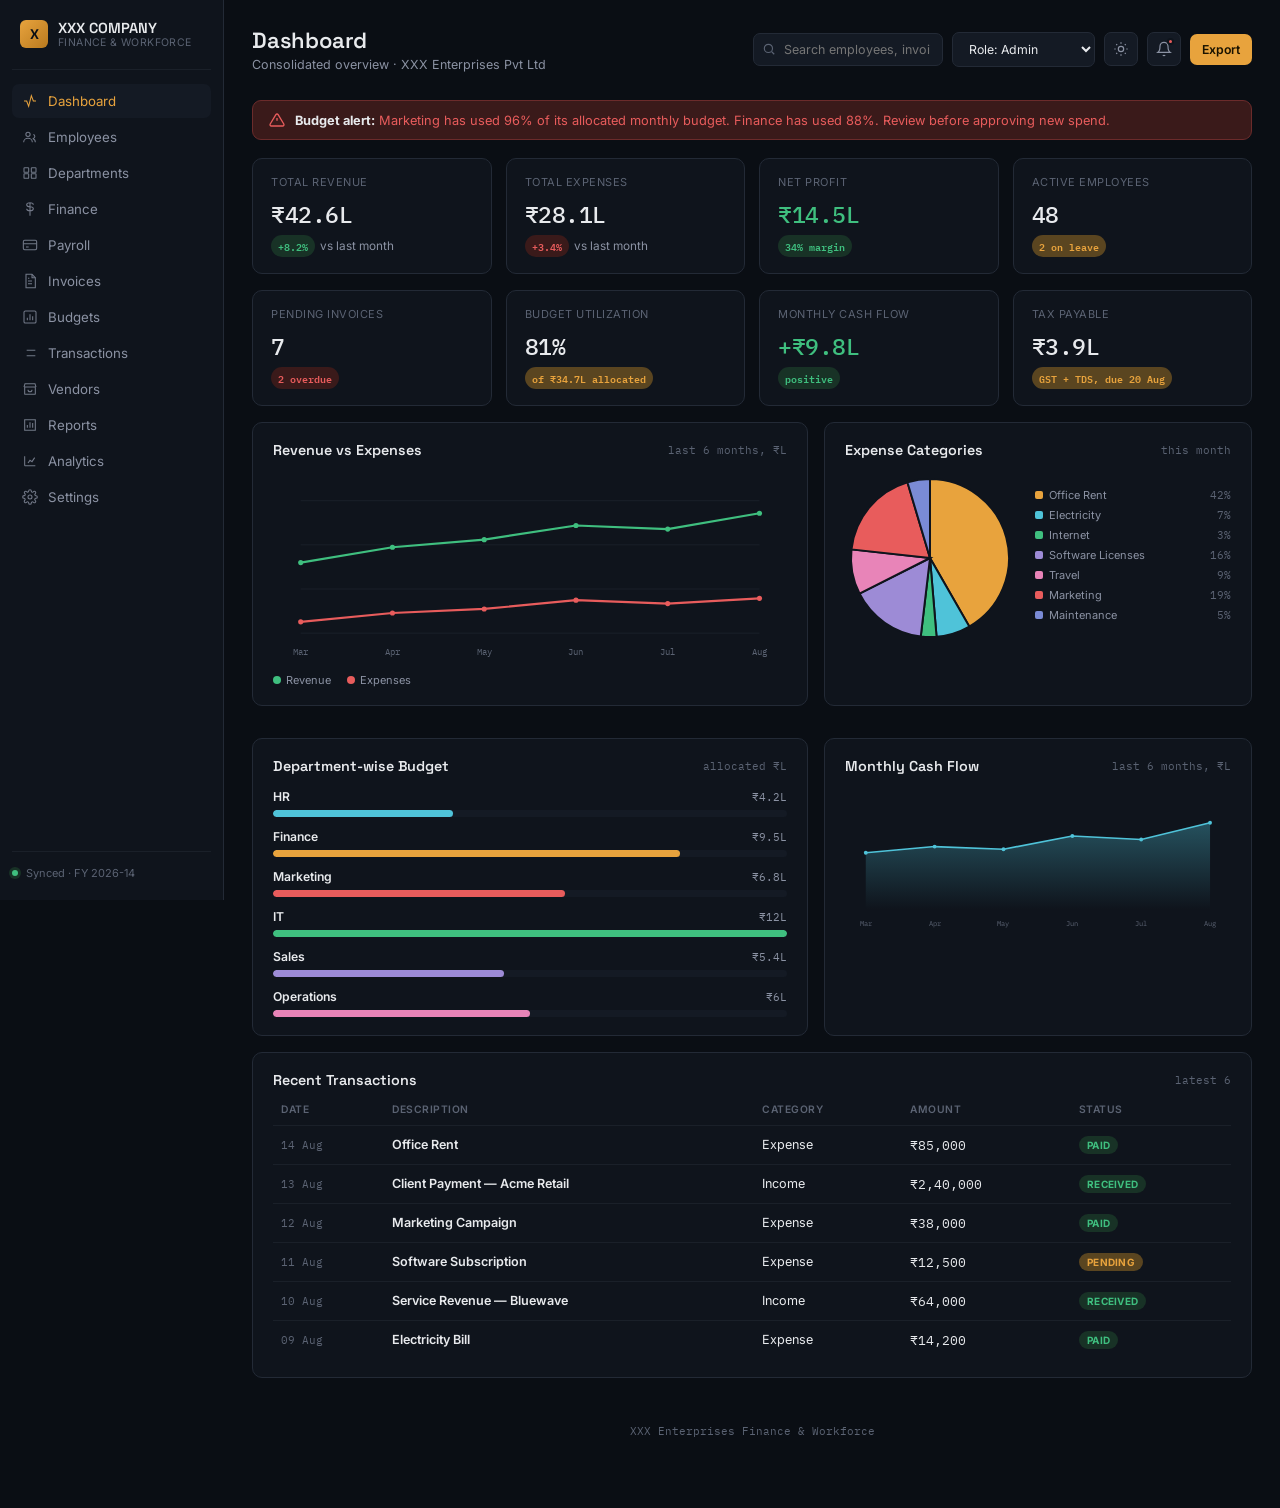
<file: index.html>
<!DOCTYPE html>
<html lang="en">
<head>
<meta charset="UTF-8">
<meta name="viewport" content="width=device-width, initial-scale=1.0">
<title>Finance Tracker</title>
<link rel="preconnect" href="https://fonts.googleapis.com">
<link href="https://fonts.googleapis.com/css2?family=Space+Grotesk:wght@400;500;600;700&family=Inter:wght@400;500;600;700&family=IBM+Plex+Mono:wght@400;500;600&display=swap" rel="stylesheet">
  <link rel="stylesheet" href="style.css">
</head>
<body>

<div class="shell">
  <aside class="sidebar">
    <div class="brand">
      <div class="brand-mark">X</div>
      <div class="brand-text"><strong>XXX COMPANY </strong><span>Finance & Workforce</span></div>
    </div>
    <nav id="navList">
      <div class="nav-item active" data-page="dashboard"><svg viewBox="0 0 24 24" fill="none" stroke="currentColor" stroke-width="1.6"><path d="M3 12h4l3 8 4-16 3 8h4"/></svg>Dashboard</div>
      <div class="nav-item" data-page="employees"><svg viewBox="0 0 24 24" fill="none" stroke="currentColor" stroke-width="1.6"><circle cx="9" cy="8" r="3.2"/><path d="M2.5 20c0-3.5 3-6 6.5-6s6.5 2.5 6.5 6M17 8.2a3 3 0 010 5.8M20 20c0-2.7-1.8-4.9-4-5.7"/></svg>Employees</div>
      <div class="nav-item" data-page="departments"><svg viewBox="0 0 24 24" fill="none" stroke="currentColor" stroke-width="1.6"><rect x="3" y="4" width="7" height="7" rx="1"/><rect x="14" y="4" width="7" height="7" rx="1"/><rect x="3" y="13" width="7" height="7" rx="1"/><rect x="14" y="13" width="7" height="7" rx="1"/></svg>Departments</div>
      <div class="nav-item" data-page="finance"><svg viewBox="0 0 24 24" fill="none" stroke="currentColor" stroke-width="1.6"><path d="M12 2v20M17 5.5c0-1.9-2.2-3-5-3s-5 1.4-5 3 2.2 3 5 3 5 1.1 5 3-2.2 3-5 3-5-1.1-5-3"/></svg>Finance</div>
      <div class="nav-item" data-page="payroll"><svg viewBox="0 0 24 24" fill="none" stroke="currentColor" stroke-width="1.6"><rect x="2" y="5" width="20" height="14" rx="2"/><path d="M2 10h20M6 15h4"/></svg>Payroll</div>
      <div class="nav-item" data-page="invoices"><svg viewBox="0 0 24 24" fill="none" stroke="currentColor" stroke-width="1.6"><path d="M6 2h9l5 5v15H6z"/><path d="M15 2v5h5M9 12h6M9 16h6M9 8h2"/></svg>Invoices</div>
      <div class="nav-item" data-page="budgets"><svg viewBox="0 0 24 24" fill="none" stroke="currentColor" stroke-width="1.6"><rect x="3" y="3" width="18" height="18" rx="2"/><path d="M8 13v4M12 8v9M16 11v6"/></svg>Budgets</div>
      <div class="nav-item" data-page="transactions"><svg viewBox="0 0 24 24" fill="none" stroke="currentColor" stroke-width="1.6"><path d="M7 8h13M7 16h13M3 8h.01M3 16h.01"/></svg>Transactions</div>
      <div class="nav-item" data-page="vendors"><svg viewBox="0 0 24 24" fill="none" stroke="currentColor" stroke-width="1.6"><path d="M3 9l1.5-5h15L21 9M4 9h16v10a1 1 0 01-1 1H5a1 1 0 01-1-1V9zM9 13a3 3 0 006 0"/></svg>Vendors</div>
      <div class="nav-item" data-page="reports"><svg viewBox="0 0 24 24" fill="none" stroke="currentColor" stroke-width="1.6"><path d="M4 4h16v16H4z"/><path d="M8 16v-4M12 16V8M16 16v-7"/></svg>Reports</div>
      <div class="nav-item" data-page="analytics"><svg viewBox="0 0 24 24" fill="none" stroke="currentColor" stroke-width="1.6"><path d="M4 19V5M4 19h16M9 15l3-4 3 2 4-6"/></svg>Analytics</div>
      <div class="nav-item" data-page="settings"><svg viewBox="0 0 24 24" fill="none" stroke="currentColor" stroke-width="1.6"><circle cx="12" cy="12" r="3"/><path d="M19.4 15a1.7 1.7 0 00.3 1.9l.1.1a2 2 0 11-2.8 2.8l-.1-.1a1.7 1.7 0 00-1.9-.3 1.7 1.7 0 00-1 1.6V21a2 2 0 11-4 0v-.2a1.7 1.7 0 00-1-1.5 1.7 1.7 0 00-1.9.3l-.1.1a2 2 0 11-2.8-2.8l.1-.1a1.7 1.7 0 00.3-1.9 1.7 1.7 0 00-1.6-1H3a2 2 0 110-4h.2a1.7 1.7 0 001.5-1 1.7 1.7 0 00-.3-1.9l-.1-.1a2 2 0 112.8-2.8l.1.1a1.7 1.7 0 001.9.3H9a1.7 1.7 0 001-1.6V3a2 2 0 114 0v.2a1.7 1.7 0 001 1.5 1.7 1.7 0 001.9-.3l.1-.1a2 2 0 112.8 2.8l-.1.1a1.7 1.7 0 00-.3 1.9V9a1.7 1.7 0 001.6 1H21a2 2 0 110 4h-.2a1.7 1.7 0 00-1.5 1z"/></svg>Settings</div>
    </nav>
    <div class="sidebar-foot"><span class="dot-live"></span> Synced · FY 2026-14</div>
  </aside>

  <main>
    <div class="topbar">
      <div class="topbar-left">
        <h1 id="pageTitle">Dashboard</h1>
        <p id="pageSub">Consolidated overview · XXX Enterprises Pvt Ltd</p>
      </div>
      <div class="topbar-actions">
        <div class="search-box">
          <svg viewBox="0 0 24 24" fill="none" stroke="currentColor" stroke-width="2"><circle cx="11" cy="11" r="7"/><path d="M21 21l-4.3-4.3"/></svg>
          <input type="text" id="globalSearch" placeholder="Search employees, invoices...">
        </div>
        <select id="roleSelect">
          <option value="admin">Role: Admin</option>
          <option value="accountant">Role: Accountant</option>
          <option value="manager">Role: Manager</option>
        </select>
        <div class="icon-btn" id="themeToggle" title="Toggle dark / light">
          <svg viewBox="0 0 24 24" fill="none" stroke="currentColor" stroke-width="1.8" id="themeIcon"><circle cx="12" cy="12" r="4"/><path d="M12 2v2M12 20v2M4.9 4.9l1.4 1.4M17.7 17.7l1.4 1.4M2 12h2M20 12h2M4.9 19.1l1.4-1.4M17.7 6.3l1.4-1.4"/></svg>
        </div>
        <div class="dropdown">
          <div class="icon-btn" id="notifBtn"><svg viewBox="0 0 24 24" fill="none" stroke="currentColor" stroke-width="1.8"><path d="M18 8a6 6 0 10-12 0c0 7-3 9-3 9h18s-3-2-3-9"/><path d="M13.7 21a2 2 0 01-3.4 0"/></svg><span class="badge-dot"></span></div>
          <div class="dropdown-panel" id="notifPanel">
            <div class="dropdown-title">Notifications</div>
            <div class="notif-item"><span class="notif-dot risk"></span><div class="notif-text"><b>Budget alert</b><span>Marketing dept has used 96% of monthly budget</span></div></div>
            <div class="notif-item"><span class="notif-dot warn"></span><div class="notif-text"><b>Invoice overdue</b><span>INV-1003 · Orbit Logistics · ₹2,10,000</span></div></div>
            <div class="notif-item"><span class="notif-dot info"></span><div class="notif-text"><b>Payroll run scheduled</b><span>Aug salary run processes on 31 Aug</span></div></div>
            <div class="notif-item"><span class="notif-dot warn"></span><div class="notif-text"><b>Software license renewal</b><span>Due in 6 days · ₹32,000 estimated</span></div></div>
          </div>
        </div>
        <button class="btn-solid" onclick="window.print()">Export</button>
      </div>
    </div>

    <!-- ================= DASHBOARD ================= -->
    <section class="page active" id="page-dashboard">
      <div class="alert-banner">
        <svg viewBox="0 0 24 24" fill="none" stroke="currentColor" stroke-width="2"><path d="M12 9v4M12 17h.01M10.3 3.9L1.8 18a2 2 0 001.7 3h17a2 2 0 001.7-3L13.7 3.9a2 2 0 00-3.4 0z"/></svg>
        <span><b>Budget alert:</b> Marketing has used 96% of its allocated monthly budget. Finance has used 88%. Review before approving new spend.</span>
      </div>

      <div class="kpi-row">
        <div class="kpi-card"><div class="kpi-top">Total Revenue</div><div class="kpi-value">₹42.6L</div><div class="kpi-sub"><span class="chip pos">+8.2%</span> vs last month</div></div>
        <div class="kpi-card"><div class="kpi-top">Total Expenses</div><div class="kpi-value">₹28.1L</div><div class="kpi-sub"><span class="chip neg">+3.4%</span> vs last month</div></div>
        <div class="kpi-card"><div class="kpi-top">Net Profit</div><div class="kpi-value" style="color:var(--green)">₹14.5L</div><div class="kpi-sub"><span class="chip pos">34% margin</span></div></div>
        <div class="kpi-card"><div class="kpi-top">Active Employees</div><div class="kpi-value">48</div><div class="kpi-sub"><span class="chip neu">2 on leave</span></div></div>
      </div>
      <div class="kpi-row">
        <div class="kpi-card"><div class="kpi-top">Pending Invoices</div><div class="kpi-value">7</div><div class="kpi-sub"><span class="chip neg">2 overdue</span></div></div>
        <div class="kpi-card"><div class="kpi-top">Budget Utilization</div><div class="kpi-value">81%</div><div class="kpi-sub"><span class="chip neu">of ₹34.7L allocated</span></div></div>
        <div class="kpi-card"><div class="kpi-top">Monthly Cash Flow</div><div class="kpi-value" style="color:var(--green)">+₹9.8L</div><div class="kpi-sub"><span class="chip pos">positive</span></div></div>
        <div class="kpi-card"><div class="kpi-top">Tax Payable</div><div class="kpi-value">₹3.9L</div><div class="kpi-sub"><span class="chip neu">GST + TDS, due 20 Aug</span></div></div>
      </div>

      <div class="grid">
        <div class="card"><div class="card-head"><h2>Revenue vs Expenses</h2><span class="meta">last 6 months, ₹L</span></div><div id="chartRevExp"></div></div>
        <div class="card"><div class="card-head"><h2>Expense Categories</h2><span class="meta">this month</span></div><div id="chartExpPie"></div></div>
        <div class="card"><div class="card-head"><h2>Department-wise Budget</h2><span class="meta">allocated ₹L</span></div><div id="chartDeptBar"></div></div>
        <div class="card"><div class="card-head"><h2>Monthly Cash Flow</h2><span class="meta">last 6 months, ₹L</span></div><div id="chartCashArea"></div></div>
      </div>

      <div class="card">
        <div class="card-head"><h2>Recent Transactions</h2><span class="meta">latest 6</span></div>
        <div class="table-scroll"><table id="dashTxTable"><thead><tr><th>Date</th><th>Description</th><th>Category</th><th>Amount</th><th>Status</th></tr></thead><tbody></tbody></table></div>
      </div>
    </section>

    <!-- ================= EMPLOYEES ================= -->
    <section class="page" id="page-employees">
      <div class="table-toolbar">
        <div class="table-toolbar-left">
          <div class="search-box"><svg viewBox="0 0 24 24" fill="none" stroke="currentColor" stroke-width="2"><circle cx="11" cy="11" r="7"/><path d="M21 21l-4.3-4.3"/></svg><input type="text" id="empSearch" placeholder="Search employees..."></div>
          <select id="empDeptFilter"><option value="all">All Departments</option></select>
        </div>
        <button class="btn-ghost" onclick="exportTableCSV('empTable','employees.csv')">Export CSV</button>
      </div>
      <div class="card">
        <div class="table-scroll"><table id="empTable"><thead><tr><th>ID</th><th>Name</th><th>Department</th><th>Designation</th><th>Salary</th><th>Expense Claims</th><th>Status</th></tr></thead><tbody></tbody></table></div>
      </div>
    </section>

    <!-- ================= DEPARTMENTS ================= -->
    <section class="page" id="page-departments">
      <div class="tile-grid" id="deptTiles"></div>
    </section>

    <!-- ================= FINANCE (Expense + Income) ================= -->
    <section class="page" id="page-finance">
      <div class="tabs">
        <div class="tab active" data-tab="exp">Expense Management</div>
        <div class="tab" data-tab="inc">Income</div>
      </div>
      <div id="finance-exp">
        <div class="card"><div class="card-head"><h2>Expense Breakdown</h2><span class="meta">this month, ₹</span></div><div id="expenseBars"></div></div>
        <div class="card"><div class="table-scroll"><table><thead><tr><th>Category</th><th>Amount</th><th>% of Total</th><th>vs Last Month</th></tr></thead><tbody id="expenseTable"></tbody></table></div></div>
      </div>
      <div id="finance-inc" style="display:none">
        <div class="card"><div class="card-head"><h2>Income Sources</h2><span class="meta">this month, ₹</span></div><div id="incomeBars"></div></div>
        <div class="card"><div class="table-scroll"><table><thead><tr><th>Source</th><th>Amount</th><th>% of Total</th><th>vs Last Month</th></tr></thead><tbody id="incomeTable"></tbody></table></div></div>
      </div>
    </section>

    <!-- ================= PAYROLL ================= -->
    <section class="page" id="page-payroll">
      <div class="table-toolbar"><div></div><button class="btn-ghost" onclick="exportTableCSV('payrollTable','payroll.csv')">Export CSV</button></div>
      <div class="card">
        <div class="table-scroll"><table id="payrollTable"><thead><tr><th>Employee</th><th>Salary</th><th>Bonus</th><th>Tax</th><th>PF</th><th>Net Pay</th><th>Status</th></tr></thead><tbody></tbody></table></div>
      </div>
    </section>

    <!-- ================= INVOICES ================= -->
    <section class="page" id="page-invoices">
      <div class="table-toolbar">
        <div class="table-toolbar-left">
          <select id="invStatusFilter"><option value="all">All Statuses</option><option value="paid">Paid</option><option value="pending">Pending</option><option value="overdue">Overdue</option></select>
        </div>
        <button class="btn-ghost" onclick="exportTableCSV('invTable','invoices.csv')">Export CSV</button>
      </div>
      <div class="card">
        <div class="table-scroll"><table id="invTable"><thead><tr><th>Invoice No.</th><th>Client</th><th>Amount</th><th>Due Date</th><th>Status</th></tr></thead><tbody></tbody></table></div>
      </div>
    </section>

    <!-- ================= BUDGETS ================= -->
    <section class="page" id="page-budgets">
      <div class="card"><div class="card-head"><h2>Department Budgets</h2><span class="meta">FY 2026-27, ₹L</span></div><div id="budgetBars"></div></div>
      <div class="card">
        <div class="table-scroll"><table><thead><tr><th>Department</th><th>Allocated</th><th>Used</th><th>Remaining</th><th>Status</th></tr></thead><tbody id="budgetTable"></tbody></table></div>
      </div>
    </section>

    <!-- ================= TRANSACTIONS ================= -->
    <section class="page" id="page-transactions">
      <div class="table-toolbar">
        <div class="table-toolbar-left">
          <select id="txCategoryFilter"><option value="all">All Categories</option><option value="Income">Income</option><option value="Expense">Expense</option></select>
        </div>
        <button class="btn-ghost" onclick="exportTableCSV('txTable','transactions.csv')">Export CSV</button>
      </div>
      <div class="card">
        <div class="table-scroll"><table id="txTable"><thead><tr><th>Date</th><th>Description</th><th>Category</th><th>Amount</th><th>Method</th><th>Status</th></tr></thead><tbody></tbody></table></div>
      </div>
    </section>

    <!-- ================= VENDORS ================= -->
    <section class="page" id="page-vendors">
      <div class="card">
        <div class="table-scroll"><table><thead><tr><th>Vendor</th><th>Service</th><th>Contact</th><th>Outstanding Balance</th></tr></thead><tbody id="vendorTable"></tbody></table></div>
      </div>
    </section>

    <!-- ================= REPORTS ================= -->
    <section class="page" id="page-reports">
      <div class="grid3">
        <div class="tile"><div class="tile-head"><div><h3>Monthly Report</h3><div class="tile-sub">Aug 2026</div></div></div><p style="font-size:12px;color:var(--text-muted);margin-bottom:14px;">Revenue, expenses, payroll and cash position for the current month.</p><button class="btn-ghost" onclick="window.print()">Print / Save as PDF</button></div>
        <div class="tile"><div class="tile-head"><div><h3>Quarterly Report</h3><div class="tile-sub">Q2 FY26-27</div></div></div><p style="font-size:12px;color:var(--text-muted);margin-bottom:14px;">Consolidated performance across Apr–Jun with department breakdown.</p><button class="btn-ghost" onclick="window.print()">Print / Save as PDF</button></div>
        <div class="tile"><div class="tile-head"><div><h3>Annual Report</h3><div class="tile-sub">FY 2025-26</div></div></div><p style="font-size:12px;color:var(--text-muted);margin-bottom:14px;">Full-year statement including tax filings and audit summary.</p><button class="btn-ghost" onclick="window.print()">Print / Save as PDF</button></div>
      </div>
      <div class="card" style="margin-top:16px"><div class="card-head"><h2>Profit Trend</h2><span class="meta">last 6 months, ₹L</span></div><div id="chartProfitTrend"></div></div>
    </section>

    <!-- ================= ANALYTICS ================= -->
    <section class="page" id="page-analytics">
      <div class="grid">
        <div class="card"><div class="card-head"><h2>AI Finance Insights</h2><span class="meta">model: finance-copilot</span></div>
          <div class="insight-log">
            <div class="insight-item"><span class="insight-tag risk">Risk</span><div class="insight-text">Marketing spend is trending <b>18% above</b> its monthly run-rate; at this pace the department will exceed its FY budget by November.</div></div>
            <div class="insight-item"><span class="insight-tag watch">Watch</span><div class="insight-text"><b>2 invoices</b> totaling ₹2.55L are overdue by more than 10 days — average collection time has risen to 34 days.</div></div>
            <div class="insight-item"><span class="insight-tag info">Info</span><div class="insight-text">Net profit margin improved to <b>34%</b> this month, the strongest in the last two quarters, driven by service revenue growth.</div></div>
            <div class="insight-item"><span class="insight-tag watch">Watch</span><div class="insight-text">Software license renewals worth <b>₹32,000</b> are due within a week across IT and Marketing tools.</div></div>
          </div>
        </div>
        <div class="card"><div class="card-head"><h2>Payment Due Calendar</h2><span class="meta">August 2026</span></div>
          <div class="cal-grid" id="calGrid"></div>
          <div class="cal-legend"><span><span class="legend-dot"></span> Payment / invoice due</span></div>
        </div>
      </div>
      <div class="card"><div class="card-head"><h2>Profit Trend</h2><span class="meta">last 6 months, ₹L</span></div><div id="chartProfitTrend2"></div></div>
    </section>

    <!-- ================= SETTINGS ================= -->
    <section class="page" id="page-settings">
      <div class="card">
        <div class="card-head"><h2>Company Profile</h2></div>
        <div class="form-grid">
          <div class="field"><label>Company Name</label><input type="text" value="XXX Enterprises Pvt Ltd"></div>
          <div class="field"><label>GSTIN</label><input type="text" value="XXXXXXXXXXXXX"></div>
          <div class="field"><label>Registered Address</label><input type="text" value="XXXXXXXXXXXXX"></div>
          <div class="field"><label>Primary Contact Email</label><input type="text" value="XXXXXXXXXXXX@gmail.com"></div>
        </div>
      </div>
      <div class="card">
        <div class="card-head"><h2>Financial Settings</h2></div>
        <div class="form-grid">
          <div class="field"><label>Currency</label><select><option>INR — Indian Rupee (₹)</option><option>USD — US Dollar ($)</option><option>EUR — Euro (€)</option><option>GBP — British Pound (£)</option></select></div>
          <div class="field"><label>Tax Rate (GST %)</label><input type="text" value="18"></div>
          <div class="field"><label>Financial Year</label><select><option>April 2026 – March 2027</option><option>April 2025 – March 2026</option></select></div>
          <div class="field"><label>TDS Applicable</label><select><option>Yes</option><option>No</option></select></div>
        </div>
      </div>
      <div class="card">
        <div class="card-head"><h2>Access & Preferences</h2></div>
        <div class="form-grid">
          <div class="field"><label>Current Role</label><select disabled id="settingsRoleShow"><option>Admin</option></select></div>
          <div class="field"><label>Theme</label><select id="settingsTheme"><option value="dark">Dark</option><option value="light">Light</option></select></div>
        </div>
      </div>
      <button class="btn-solid">Save changes</button>
    </section>

    <footer>XXX Enterprises Finance & Workforce </footer>
  </main>
</div>

<script>
/* ================= DATA ================= */
const employees = [
  {id:'EMP001', name:'Aarav Sharma', dept:'IT', desig:'Senior Developer', salary:75000, claims:3200, status:'Active'},
  {id:'EMP002', name:'Priya Mehta', dept:'HR', desig:'HR Manager', salary:62000, claims:1800, status:'Active'},
  {id:'EMP003', name:'Rahul Verma', dept:'Finance', desig:'Financial Analyst', salary:85000, claims:4600, status:'Active'},
  {id:'EMP004', name:'Sneha Gupta', dept:'Marketing', desig:'Marketing Lead', salary:68000, claims:2100, status:'Active'},
  {id:'EMP005', name:'Karan Malhotra', dept:'Sales', desig:'Sales Executive', salary:58000, claims:1200, status:'Active'},
  {id:'EMP006', name:'Ananya Iyer', dept:'Operations', desig:'Operations Manager', salary:71000, claims:900, status:'On Leave'},
  {id:'EMP007', name:'Vikram Nair', dept:'IT', desig:'QA Engineer', salary:64000, claims:1500, status:'Active'},
  {id:'EMP008', name:'Divya Reddy', dept:'Finance', desig:'Accountant', salary:56000, claims:800, status:'Active'},
  {id:'EMP009', name:'Rohan Kapoor', dept:'Sales', desig:'Sales Manager', salary:79000, claims:2600, status:'Active'},
  {id:'EMP010', name:'Neha Joshi', dept:'HR', desig:'Recruiter', salary:49000, claims:600, status:'Inactive'},
];

const departments = [
  {name:'HR', head:'Priya Mehta', count:6, budget:4.2, used:68, color:'var(--cyan)'},
  {name:'Finance', head:'Rahul Verma', count:8, budget:9.5, used:88, color:'var(--amber)'},
  {name:'Marketing', head:'Sneha Gupta', count:7, budget:6.8, used:96, color:'var(--red)'},
  {name:'IT', head:'Aarav Sharma', count:11, budget:12.0, used:74, color:'var(--green)'},
  {name:'Sales', head:'Rohan Kapoor', count:9, budget:5.4, used:61, color:'var(--violet)'},
  {name:'Operations', head:'Ananya Iyer', count:7, budget:6.0, used:70, color:'#e884b8'},
];

const expenses = [
  {cat:'Office Rent', amt:85000, chg:0}, {cat:'Electricity', amt:14200, chg:6.2},
  {cat:'Internet', amt:6500, chg:0}, {cat:'Software Licenses', amt:32000, chg:12.4},
  {cat:'Travel', amt:18700, chg:-4.1}, {cat:'Marketing', amt:38000, chg:9.8},
  {cat:'Maintenance', amt:9400, chg:2.0},
];

const incomes = [
  {src:'Client Payments', amt:240000, chg:8.4}, {src:'Product Sales', amt:96000, chg:5.1},
  {src:'Service Revenue', amt:64000, chg:14.2}, {src:'Investments', amt:22000, chg:-2.3},
];

const invoices = [
  {no:'INV-1001', client:'Acme Retail Pvt Ltd', amt:120000, due:'20 Aug 2026', status:'Paid'},
  {no:'INV-1002', client:'Nimbus Textiles', amt:85500, due:'18 Aug 2026', status:'Pending'},
  {no:'INV-1003', client:'Orbit Logistics', amt:210000, due:'05 Aug 2026', status:'Overdue'},
  {no:'INV-1004', client:'Bluewave Technologies', amt:64000, due:'25 Aug 2026', status:'Pending'},
  {no:'INV-1005', client:'Studio Craft & Co.', amt:45000, due:'30 Jul 2026', status:'Overdue'},
  {no:'INV-1006', client:'Sunrise Foods Ltd', amt:132000, due:'22 Aug 2026', status:'Paid'},
  {no:'INV-1007', client:'Pinnacle Consulting', amt:58000, due:'27 Aug 2026', status:'Pending'},
];

const transactions = [
  {date:'14 Aug', desc:'Office Rent', cat:'Expense', amt:85000, method:'Bank Transfer', status:'Paid'},
  {date:'13 Aug', desc:'Client Payment — Acme Retail', cat:'Income', amt:240000, method:'NEFT', status:'Received'},
  {date:'12 Aug', desc:'Marketing Campaign', cat:'Expense', amt:38000, method:'Card', status:'Paid'},
  {date:'11 Aug', desc:'Software Subscription', cat:'Expense', amt:12500, method:'Auto-debit', status:'Pending'},
  {date:'10 Aug', desc:'Service Revenue — Bluewave', cat:'Income', amt:64000, method:'UPI', status:'Received'},
  {date:'09 Aug', desc:'Electricity Bill', cat:'Expense', amt:14200, method:'Auto-debit', status:'Paid'},
  {date:'08 Aug', desc:'Product Sale — Sunrise Foods', cat:'Income', amt:96000, method:'NEFT', status:'Received'},
  {date:'07 Aug', desc:'Travel Reimbursement', cat:'Expense', amt:18700, method:'Bank Transfer', status:'Paid'},
];

const vendors = [
  {name:'PowerGrid Utilities', service:'Electricity Supply', contact:'billing@powergrid.example', outstanding:14200},
  {name:'CloudNet Solutions', service:'Internet & Networking', contact:'accounts@cloudnet.example', outstanding:0},
  {name:'Zenith Software Co.', service:'Software Licensing', contact:'sales@zenith.example', outstanding:32000},
  {name:'BlueSky Realty', service:'Office Rent', contact:'admin@bluesky.example', outstanding:0},
  {name:'Swift Logistics', service:'Courier & Freight', contact:'ops@swiftlog.example', outstanding:9600},
  {name:'FixIt Facilities', service:'Maintenance & Repairs', contact:'support@fixit.example', outstanding:4400},
];

const revExpSeries = {labels:['Mar','Apr','May','Jun','Jul','Aug'], revenue:[34.2,36.8,38.1,40.5,39.9,42.6], expense:[24.1,25.6,26.3,27.8,27.2,28.1]};
const cashFlowSeries = [6.4, 7.1, 6.8, 8.3, 7.9, 9.8];
const profitTrendSeries = [10.1, 11.2, 11.8, 12.7, 12.6, 14.5];

/* ================= HELPERS ================= */
const inr = n => '₹' + Number(n).toLocaleString('en-IN');
const statusClass = s => s.toLowerCase().replace(' ', '');

function exportTableCSV(tableId, filename){
  const table = document.getElementById(tableId);
  let csv = [];
  table.querySelectorAll('tr').forEach(row=>{
    const cols = Array.from(row.querySelectorAll('th,td')).map(c=>'"'+c.innerText.replace(/"/g,'""')+'"');
    csv.push(cols.join(','));
  });
  const blob = new Blob([csv.join('\n')], {type:'text/csv'});
  const url = URL.createObjectURL(blob);
  const a = document.createElement('a');
  a.href = url; a.download = filename; a.click();
  URL.revokeObjectURL(url);
}

/* ================= CHART BUILDERS (pure SVG) ================= */
function multiLineChart(seriesList, labels, w=520, h=190){
  const pad = 28;
  const allVals = seriesList.flatMap(s=>s.data);
  const min = Math.min(...allVals)*0.92, max = Math.max(...allVals)*1.05;
  const range = max-min || 1;
  const stepX = (w - pad*2) / (labels.length-1);
  let svg = `<svg viewBox="0 0 ${w} ${h}" width="100%" style="overflow:visible">`;
  // gridlines
  for(let i=0;i<4;i++){
    const y = pad + i*((h-pad*2)/3);
    svg += `<line x1="${pad}" y1="${y}" x2="${w-pad}" y2="${y}" stroke="var(--hairline-soft)" stroke-width="1"/>`;
  }
  seriesList.forEach(s=>{
    const pts = s.data.map((v,i)=>{
      const x = pad + i*stepX;
      const y = h - pad - ((v-min)/range)*(h-pad*2);
      return `${x.toFixed(1)},${y.toFixed(1)}`;
    });
    svg += `<polyline points="${pts.join(' ')}" fill="none" stroke="${s.color}" stroke-width="2.2" stroke-linejoin="round" stroke-linecap="round"/>`;
    pts.forEach(p=>{ const [x,y]=p.split(','); svg += `<circle cx="${x}" cy="${y}" r="2.6" fill="${s.color}"/>`; });
  });
  labels.forEach((l,i)=>{
    const x = pad + i*stepX;
    svg += `<text x="${x}" y="${h-6}" font-size="9.5" fill="var(--text-dim)" text-anchor="middle" font-family="IBM Plex Mono, monospace">${l}</text>`;
  });
  svg += `</svg>`;
  return svg;
}

function areaChart(data, labels, color, w=520, h=190){
  const pad = 28;
  const min = 0, max = Math.max(...data)*1.15;
  const range = max-min || 1;
  const stepX = (w - pad*2) / (data.length-1);
  const pts = data.map((v,i)=>{
    const x = pad + i*stepX;
    const y = h - pad - ((v-min)/range)*(h-pad*2);
    return [x,y];
  });
  const linePts = pts.map(p=>p.join(',')).join(' ');
  const areaPts = `${pad},${h-pad} ` + linePts + ` ${pad+(data.length-1)*stepX},${h-pad}`;
  let svg = `<svg viewBox="0 0 ${w} ${h}" width="100%" style="overflow:visible">
    <defs><linearGradient id="areaGrad" x1="0" y1="0" x2="0" y2="1">
      <stop offset="0%" stop-color="${color}" stop-opacity="0.35"/>
      <stop offset="100%" stop-color="${color}" stop-opacity="0"/>
    </linearGradient></defs>
    <polygon points="${areaPts}" fill="url(#areaGrad)"/>
    <polyline points="${linePts}" fill="none" stroke="${color}" stroke-width="2.2" stroke-linejoin="round" stroke-linecap="round"/>`;
  pts.forEach(p=> svg += `<circle cx="${p[0]}" cy="${p[1]}" r="2.6" fill="${color}"/>`);
  labels.forEach((l,i)=>{
    svg += `<text x="${pad+i*stepX}" y="${h-6}" font-size="9.5" fill="var(--text-dim)" text-anchor="middle" font-family="IBM Plex Mono, monospace">${l}</text>`;
  });
  svg += `</svg>`;
  return svg;
}

function barChartH(data, w=520){
  // data: [{label, value, color}]
  const max = Math.max(...data.map(d=>d.value));
  return `<div style="display:flex;flex-direction:column;gap:12px">` + data.map(d=>`
    <div class="bar-row" style="margin-bottom:0">
      <div class="bar-label"><span>${d.label}</span><span>₹${d.value}L</span></div>
      <div class="bar-track"><div class="bar-fill" style="width:${(d.value/max*100).toFixed(1)}%;background:${d.color}"></div></div>
    </div>`).join('') + `</div>`;
}

function pieChart(data, size=170){
  const total = data.reduce((a,b)=>a+b.value,0);
  let cumulative = 0;
  const r = size/2 - 6, cx = size/2, cy = size/2;
  let paths = '';
  data.forEach(d=>{
    const startAngle = (cumulative/total) * 2*Math.PI - Math.PI/2;
    cumulative += d.value;
    const endAngle = (cumulative/total) * 2*Math.PI - Math.PI/2;
    const x1 = cx + r*Math.cos(startAngle), y1 = cy + r*Math.sin(startAngle);
    const x2 = cx + r*Math.cos(endAngle), y2 = cy + r*Math.sin(endAngle);
    const largeArc = (endAngle-startAngle) > Math.PI ? 1 : 0;
    paths += `<path d="M${cx},${cy} L${x1.toFixed(2)},${y1.toFixed(2)} A${r},${r} 0 ${largeArc} 1 ${x2.toFixed(2)},${y2.toFixed(2)} Z" fill="${d.color}" stroke="var(--panel)" stroke-width="2"/>`;
  });
  const legend = data.map(d=>`<div style="display:flex;align-items:center;gap:6px;font-size:11px;color:var(--text-muted);margin-bottom:6px"><span style="width:8px;height:8px;border-radius:2px;background:${d.color};display:inline-block;flex-shrink:0"></span>${d.label} <span style="margin-left:auto;font-family:'IBM Plex Mono',monospace;color:var(--text-dim)">${(d.value/total*100).toFixed(0)}%</span></div>`).join('');
  return `<div style="display:flex;gap:20px;align-items:center;flex-wrap:wrap">
    <svg width="${size}" height="${size}" viewBox="0 0 ${size} ${size}">${paths}</svg>
    <div style="flex:1;min-width:140px">${legend}</div>
  </div>`;
}

/* ================= RENDER: DASHBOARD ================= */
function renderDashboardCharts(){
  document.getElementById('chartRevExp').innerHTML = multiLineChart(
    [{data:revExpSeries.revenue,color:'var(--green)'},{data:revExpSeries.expense,color:'var(--red)'}],
    revExpSeries.labels
  ) + `<div style="display:flex;gap:16px;margin-top:8px;font-size:11px;color:var(--text-muted)">
    <span style="display:flex;align-items:center;gap:5px"><span style="width:8px;height:8px;border-radius:50%;background:var(--green);display:inline-block"></span>Revenue</span>
    <span style="display:flex;align-items:center;gap:5px"><span style="width:8px;height:8px;border-radius:50%;background:var(--red);display:inline-block"></span>Expenses</span></div>`;

  document.getElementById('chartExpPie').innerHTML = pieChart(
    expenses.map((e,i)=>({label:e.cat, value:e.amt, color:['var(--amber)','var(--cyan)','var(--green)','var(--violet)','#e884b8','var(--red)','#7a8bd6'][i%7]}))
  );

  document.getElementById('chartDeptBar').innerHTML = barChartH(
    departments.map(d=>({label:d.name, value:d.budget, color:d.color}))
  );

  document.getElementById('chartCashArea').innerHTML = areaChart(cashFlowSeries, revExpSeries.labels, 'var(--cyan)');

  const body = document.getElementById('dashTxTable').querySelector('tbody');
  body.innerHTML = transactions.slice(0,6).map(t=>`
    <tr><td class="mono cell-dim">${t.date}</td><td class="cell-strong">${t.desc}</td><td>${t.cat}</td>
    <td class="mono">${inr(t.amt)}</td><td><span class="status-pill ${statusClass(t.status)}">${t.status}</span></td></tr>
  `).join('');
}

/* ================= RENDER: EMPLOYEES ================= */
function renderEmployees(){
  const deptFilter = document.getElementById('empDeptFilter');
  if(deptFilter.options.length===1){
    [...new Set(employees.map(e=>e.dept))].forEach(d=>{
      const opt = document.createElement('option'); opt.value=d; opt.textContent=d; deptFilter.appendChild(opt);
    });
  }
  const q = document.getElementById('empSearch').value.toLowerCase();
  const dept = deptFilter.value;
  const filtered = employees.filter(e =>
    (dept==='all' || e.dept===dept) &&
    (e.name.toLowerCase().includes(q) || e.id.toLowerCase().includes(q) || e.dept.toLowerCase().includes(q))
  );
  document.getElementById('empTable').querySelector('tbody').innerHTML = filtered.map(e=>`
    <tr><td class="mono cell-dim">${e.id}</td><td class="cell-strong">${e.name}</td><td>${e.dept}</td><td>${e.desig}</td>
    <td class="mono">${inr(e.salary)}</td><td class="mono">${inr(e.claims)}</td>
    <td><span class="status-pill ${statusClass(e.status)}">${e.status}</span></td></tr>
  `).join('') || `<tr><td colspan="7" style="color:var(--text-dim);padding:20px 8px">No employees match your search.</td></tr>`;
}
document.getElementById('empSearch').addEventListener('input', renderEmployees);
document.getElementById('empDeptFilter').addEventListener('change', renderEmployees);

/* ================= RENDER: DEPARTMENTS ================= */
function renderDepartments(){
  document.getElementById('deptTiles').innerHTML = departments.map(d=>`
    <div class="tile">
      <div class="tile-head">
        <div><h3>${d.name}</h3><div class="tile-sub">Head: ${d.head}</div></div>
        <div class="tile-icon" style="background:color-mix(in srgb, ${d.color} 20%, transparent)"><svg viewBox="0 0 24 24" fill="none" stroke="${d.color}" stroke-width="1.8"><rect x="3" y="4" width="18" height="16" rx="2"/><path d="M3 9h18"/></svg></div>
      </div>
      <div class="bar-row" style="margin-bottom:0">
        <div class="bar-label"><span>Budget Used</span><span>${d.used}%</span></div>
        <div class="bar-track"><div class="bar-fill" style="width:${d.used}%;background:${d.color}"></div></div>
      </div>
      <div class="tile-stats">
        <div>Headcount<b>${d.count}</b></div>
        <div>Budget<b>₹${d.budget}L</b></div>
      </div>
    </div>
  `).join('');
}

/* ================= RENDER: FINANCE (Expense/Income) ================= */
function renderFinance(){
  const expTotal = expenses.reduce((a,b)=>a+b.amt,0);
  document.getElementById('expenseBars').innerHTML = barChartH(
    expenses.map((e,i)=>({label:e.cat, value:(e.amt/1000).toFixed(1), color:['var(--amber)','var(--cyan)','var(--green)','var(--violet)','#e884b8','var(--red)','#7a8bd6'][i%7]})).map(d=>({...d,value:d.value}))
  ).replace(/₹([\d.]+)L/g, (m,v)=>'₹'+(v*1000).toLocaleString('en-IN'));
  document.getElementById('expenseTable').innerHTML = expenses.map(e=>`
    <tr><td class="cell-strong">${e.cat}</td><td class="mono">${inr(e.amt)}</td><td class="mono">${(e.amt/expTotal*100).toFixed(1)}%</td>
    <td class="mono ${e.chg>=0?'':''}" style="color:${e.chg>0?'var(--red)':e.chg<0?'var(--green)':'var(--text-muted)'}">${e.chg>0?'+':''}${e.chg}%</td></tr>
  `).join('');

  const incTotal = incomes.reduce((a,b)=>a+b.amt,0);
  document.getElementById('incomeBars').innerHTML = barChartH(
    incomes.map((e,i)=>({label:e.src, value:(e.amt/1000).toFixed(1), color:['var(--green)','var(--cyan)','var(--amber)','var(--violet)'][i%4]}))
  ).replace(/₹([\d.]+)L/g, (m,v)=>'₹'+(v*1000).toLocaleString('en-IN'));
  document.getElementById('incomeTable').innerHTML = incomes.map(e=>`
    <tr><td class="cell-strong">${e.src}</td><td class="mono">${inr(e.amt)}</td><td class="mono">${(e.amt/incTotal*100).toFixed(1)}%</td>
    <td class="mono" style="color:${e.chg>0?'var(--green)':e.chg<0?'var(--red)':'var(--text-muted)'}">${e.chg>0?'+':''}${e.chg}%</td></tr>
  `).join('');
}
document.querySelectorAll('#page-finance .tab').forEach(tab=>{
  tab.addEventListener('click', ()=>{
    document.querySelectorAll('#page-finance .tab').forEach(t=>t.classList.remove('active'));
    tab.classList.add('active');
    document.getElementById('finance-exp').style.display = tab.dataset.tab==='exp' ? 'block':'none';
    document.getElementById('finance-inc').style.display = tab.dataset.tab==='inc' ? 'block':'none';
  });
});

/* ================= RENDER: PAYROLL ================= */
function renderPayroll(){
  document.getElementById('payrollTable').querySelector('tbody').innerHTML = employees.map(e=>{
    const bonus = Math.round(e.salary*0.08);
    const tax = Math.round(e.salary*0.10);
    const pf = Math.round(e.salary*0.12);
    const net = e.salary + bonus - tax - pf;
    const status = e.status==='Inactive' ? 'Pending' : 'Paid';
    return `<tr><td class="cell-strong">${e.name} <span class="cell-dim">(${e.id})</span></td>
      <td class="mono">${inr(e.salary)}</td><td class="mono">${inr(bonus)}</td><td class="mono">${inr(tax)}</td>
      <td class="mono">${inr(pf)}</td><td class="mono cell-strong">${inr(net)}</td>
      <td><span class="status-pill ${statusClass(status)}">${status}</span></td></tr>`;
  }).join('');
}

/* ================= RENDER: INVOICES ================= */
function renderInvoices(){
  const filter = document.getElementById('invStatusFilter').value;
  const filtered = invoices.filter(i => filter==='all' || i.status.toLowerCase()===filter);
  document.getElementById('invTable').querySelector('tbody').innerHTML = filtered.map(i=>`
    <tr><td class="mono cell-dim">${i.no}</td><td class="cell-strong">${i.client}</td><td class="mono">${inr(i.amt)}</td>
    <td class="mono">${i.due}</td><td><span class="status-pill ${statusClass(i.status)}">${i.status}</span></td></tr>
  `).join('') || `<tr><td colspan="5" style="color:var(--text-dim);padding:20px 8px">No invoices in this status.</td></tr>`;
}
document.getElementById('invStatusFilter').addEventListener('change', renderInvoices);

/* ================= RENDER: BUDGETS ================= */
function renderBudgets(){
  document.getElementById('budgetBars').innerHTML = departments.map(d=>`
    <div class="bar-row">
      <div class="bar-label"><span>${d.name}</span><span>₹${(d.budget*d.used/100).toFixed(1)}L / ₹${d.budget}L</span></div>
      <div class="bar-track"><div class="bar-fill" style="width:${d.used}%;background:${d.used>90?'var(--red)':d.used>75?'var(--amber)':'var(--green)'}"></div></div>
    </div>
  `).join('');
  document.getElementById('budgetTable').innerHTML = departments.map(d=>{
    const used = (d.budget*d.used/100);
    const remaining = d.budget - used;
    const status = d.used>90 ? 'Overdue' : d.used>75 ? 'Pending' : 'Active';
    const label = d.used>90 ? 'Critical' : d.used>75 ? 'Near limit' : 'Healthy';
    return `<tr><td class="cell-strong">${d.name}</td><td class="mono">₹${d.budget}L</td><td class="mono">₹${used.toFixed(1)}L</td>
      <td class="mono">₹${remaining.toFixed(1)}L</td><td><span class="status-pill ${statusClass(status)}">${label}</span></td></tr>`;
  }).join('');
}

/* ================= RENDER: TRANSACTIONS ================= */
function renderTransactions(){
  const filter = document.getElementById('txCategoryFilter').value;
  const filtered = transactions.filter(t => filter==='all' || t.cat===filter);
  document.getElementById('txTable').querySelector('tbody').innerHTML = filtered.map(t=>`
    <tr><td class="mono cell-dim">${t.date}</td><td class="cell-strong">${t.desc}</td><td>${t.cat}</td>
    <td class="mono">${inr(t.amt)}</td><td>${t.method}</td><td><span class="status-pill ${statusClass(t.status)}">${t.status}</span></td></tr>
  `).join('');
}
document.getElementById('txCategoryFilter').addEventListener('change', renderTransactions);

/* ================= RENDER: VENDORS ================= */
function renderVendors(){
  document.getElementById('vendorTable').innerHTML = vendors.map(v=>`
    <tr><td class="cell-strong">${v.name}</td><td>${v.service}</td><td class="mono cell-dim">${v.contact}</td>
    <td class="mono" style="color:${v.outstanding>0?'var(--red)':'var(--green)'}">${v.outstanding>0?inr(v.outstanding):'Settled'}</td></tr>
  `).join('');
}

/* ================= RENDER: REPORTS / ANALYTICS CHARTS ================= */
function renderTrendCharts(){
  const svg = multiLineChart([{data:profitTrendSeries,color:'var(--amber)'}], revExpSeries.labels);
  document.getElementById('chartProfitTrend').innerHTML = svg;
  document.getElementById('chartProfitTrend2').innerHTML = svg;
}

/* ================= CALENDAR ================= */
function renderCalendar(){
  const dueDays = [5, 14, 18, 20, 22, 25, 27, 30];
  const today = 14;
  const firstDow = 6; // Aug 1 2026 is a Saturday -> index (0=Sun)
  const daysInMonth = 31;
  const grid = document.getElementById('calGrid');
  let html = ['S','M','T','W','T','F','S'].map(d=>`<div class="cal-dow">${d}</div>`).join('');
  for(let i=0;i<firstDow;i++) html += `<div class="cal-day empty"></div>`;
  for(let d=1; d<=daysInMonth; d++){
    let cls = 'cal-day';
    if(d===today) cls += ' today';
    if(dueDays.includes(d)) cls += ' due';
    html += `<div class="${cls}">${d}</div>`;
  }
  grid.innerHTML = html;
}

/* ================= NAVIGATION ================= */
const pageMeta = {
  dashboard:{title:'Dashboard', sub:'Consolidated overview · Meridian Enterprises Pvt Ltd'},
  employees:{title:'Employees', sub:'48 active employees across 6 departments'},
  departments:{title:'Departments', sub:'Headcount and budget by department'},
  finance:{title:'Finance', sub:'Expense management and income sources'},
  payroll:{title:'Payroll', sub:'Salary, bonus, tax and PF for current cycle'},
  invoices:{title:'Invoices', sub:'Client billing and payment status'},
  budgets:{title:'Budgets', sub:'Departmental budget allocation and usage'},
  transactions:{title:'Transactions', sub:'Full ledger of income and expenses'},
  vendors:{title:'Vendors', sub:'Vendor accounts and outstanding balances'},
  reports:{title:'Reports', sub:'Monthly, quarterly and annual statements'},
  analytics:{title:'Analytics', sub:'AI insights, trends and the payment calendar'},
  settings:{title:'Settings', sub:'Company profile, currency, tax and access'},
};

const restrictedByRole = {
  manager: ['payroll','settings'],
  accountant: ['settings'],
  admin: []
};

function goToPage(page){
  document.querySelectorAll('.nav-item').forEach(n=>n.classList.toggle('active', n.dataset.page===page));
  document.querySelectorAll('.page').forEach(p=>p.classList.toggle('active', p.id === 'page-'+page));
  document.getElementById('pageTitle').textContent = pageMeta[page].title;
  document.getElementById('pageSub').textContent = pageMeta[page].sub;
}

document.getElementById('navList').addEventListener('click', (e)=>{
  const item = e.target.closest('.nav-item');
  if(!item || item.classList.contains('locked')) return;
  goToPage(item.dataset.page);
});

/* ================= ROLE-BASED ACCESS ================= */
document.getElementById('roleSelect').addEventListener('change', (e)=>{
  const role = e.target.value;
  const restricted = restrictedByRole[role] || [];
  document.querySelectorAll('.nav-item').forEach(item=>{
    item.classList.toggle('locked', restricted.includes(item.dataset.page));
  });
  document.getElementById('settingsRoleShow').innerHTML = `<option>${role.charAt(0).toUpperCase()+role.slice(1)}</option>`;
  // if currently on a restricted page, bounce to dashboard
  const activePage = document.querySelector('.nav-item.active').dataset.page;
  if(restricted.includes(activePage)) goToPage('dashboard');
});

/* ================= THEME TOGGLE ================= */
function setTheme(mode){
  document.body.classList.toggle('light', mode==='light');
  document.getElementById('settingsTheme').value = mode;
  renderDashboardCharts(); renderDepartments(); renderFinance(); renderBudgets(); renderTrendCharts();
}
document.getElementById('themeToggle').addEventListener('click', ()=>{
  setTheme(document.body.classList.contains('light') ? 'dark' : 'light');
});
document.getElementById('settingsTheme').addEventListener('change', (e)=> setTheme(e.target.value));

/* ================= NOTIFICATIONS DROPDOWN ================= */
document.getElementById('notifBtn').addEventListener('click', (e)=>{
  e.stopPropagation();
  document.getElementById('notifPanel').classList.toggle('open');
});
document.addEventListener('click', ()=> document.getElementById('notifPanel').classList.remove('open'));

/* ================= GLOBAL SEARCH (routes to employees/invoices) ================= */
document.getElementById('globalSearch').addEventListener('keydown', (e)=>{
  if(e.key==='Enter' && e.target.value.trim()){
    goToPage('employees');
    document.getElementById('empSearch').value = e.target.value;
    renderEmployees();
  }
});

/* ================= INIT ================= */
renderDashboardCharts();
renderEmployees();
renderDepartments();
renderFinance();
renderPayroll();
renderInvoices();
renderBudgets();
renderTransactions();
renderVendors();
renderTrendCharts();
renderCalendar();
</script>
</body>
</html>
</file>
<file: style.css>
:root{
  --ink:#0A0E14; --panel:#0F141C; --panel-raised:#141A24;
  --hairline:#232A36; --hairline-soft:#1A2029;
  --text:#E8EAED; --text-muted:#8B92A3; --text-dim:#5B6373;
  --amber:#E8A33D; --amber-dim:#5A4520;
  --green:#3FBF7F; --green-dim:#183226;
  --red:#E85C5C; --red-dim:#3A1A1A;
  --cyan:#4FC3D9; --cyan-dim:#123138;
  --violet:#9d8bd6; --violet-dim:#251f42;
  --radius:10px;
  --font-display:'Space Grotesk', sans-serif;
  --font-body:'Inter', sans-serif;
  --font-mono:'IBM Plex Mono', monospace;
}

body.light{
  --ink:#F3F4F7; --panel:#FFFFFF; --panel-raised:#F6F7FA;
  --hairline:#E2E5EB; --hairline-soft:#EBEDF1;
  --text:#171A21; --text-muted:#5B6373; --text-dim:#8B92A3;
  --amber-dim:#FCEACB; --green-dim:#DCF5E7; --red-dim:#FBE1E1;
  --cyan-dim:#DCF3F7; --violet-dim:#E9E5F8;
}

*{
  margin:0;
  padding:0;
  box-sizing:border-box;
}

html{
  -webkit-font-smoothing:antialiased;
}

body{
  background:var(--ink);
  color:var(--text);
  font-family:var(--font-body);
  min-height:100vh;
  transition:background .2s,color .2s;
}

::selection{
  background:var(--amber-dim);
  color:var(--amber);
}

a{
  color:inherit;
  text-decoration:none;
}

button{
  font-family:inherit;
}

::-webkit-scrollbar{
  width:8px;
  height:8px;
}

::-webkit-scrollbar-thumb{
  background:var(--hairline);
  border-radius:8px;
}


/* ===== SHELL ===== */

.shell{
  display:grid;
  grid-template-columns:224px 1fr;
  min-height:100vh;
}


/* ===== SIDEBAR ===== */

.sidebar{
  background:var(--panel);
  border-right:1px solid var(--hairline);
  padding:20px 12px;
  display:flex;
  flex-direction:column;
  position:sticky;
  top:0;
  height:100vh;
  overflow-y:auto;
}

.brand{
  display:flex;
  align-items:center;
  gap:10px;
  padding:0 8px 20px 8px;
  border-bottom:1px solid var(--hairline-soft);
  margin-bottom:14px;
}

.brand-mark{
  width:28px;
  height:28px;
  border-radius:6px;
  background:linear-gradient(135deg,var(--amber),#b97a1f);
  display:flex;
  align-items:center;
  justify-content:center;
  font-family:var(--font-display);
  font-weight:700;
  font-size:14px;
  color:#0A0E14;
  flex-shrink:0;
}

.brand-text{
  display:flex;
  flex-direction:column;
  line-height:1.15;
}

.brand-text strong{
  font-family:var(--font-display);
  font-size:14.5px;
  font-weight:600;
}

.brand-text span{
  font-size:10.5px;
  color:var(--text-dim);
  letter-spacing:.4px;
  text-transform:uppercase;
}

nav{
  display:flex;
  flex-direction:column;
  gap:2px;
  flex:1;
}

.nav-item{
  display:flex;
  align-items:center;
  gap:10px;
  padding:9px 10px;
  border-radius:7px;
  font-size:13.3px;
  color:var(--text-muted);
  cursor:pointer;
  transition:background .15s,color .15s;
  user-select:none;
}

.nav-item svg{
  width:16px;
  height:16px;
  flex-shrink:0;
  opacity:.8;
}

.nav-item:hover{
  background:var(--panel-raised);
  color:var(--text);
}

.nav-item.active{
  background:var(--panel-raised);
  color:var(--amber);
}

.nav-item.active svg{
  opacity:1;
}

.nav-item.locked{
  opacity:.4;
  cursor:not-allowed;
}

.sidebar-foot{
  margin-top:10px;
  padding-top:14px;
  border-top:1px solid var(--hairline-soft);
  font-size:11px;
  color:var(--text-dim);
  display:flex;
  align-items:center;
  gap:8px;
}

.dot-live{
  width:6px;
  height:6px;
  border-radius:50%;
  background:var(--green);
  box-shadow:0 0 0 3px var(--green-dim);
  flex-shrink:0;
  animation:pulse 2s infinite;
}

@keyframes pulse{
  0%,100%{opacity:1;}
  50%{opacity:.4;}
}


/* ===== MAIN / TOPBAR ===== */

main{
  padding:20px 28px 60px;
  max-width:1420px;
}

.topbar{
  display:flex;
  justify-content:space-between;
  align-items:center;
  margin-bottom:22px;
  flex-wrap:wrap;
  gap:14px;
  position:sticky;
  top:0;
  background:var(--ink);
  z-index:20;
  padding:6px 0;
}

.topbar-left h1{
  font-family:var(--font-display);
  font-size:22px;
  font-weight:600;
  letter-spacing:-.2px;
}

.topbar-left p{
  color:var(--text-muted);
  font-size:12.5px;
  margin-top:3px;
}

.topbar-actions{
  display:flex;
  gap:9px;
  align-items:center;
  flex-wrap:wrap;
}

.search-box{
  position:relative;
}

.search-box input{
  background:var(--panel-raised);
  border:1px solid var(--hairline);
  color:var(--text);
  font-size:12.5px;
  padding:8px 12px 8px 30px;
  border-radius:7px;
  width:190px;
  font-family:var(--font-body);
}

.search-box svg{
  position:absolute;
  left:9px;
  top:50%;
  transform:translateY(-50%);
  width:14px;
  height:14px;
  color:var(--text-dim);
}

select,
.btn-ghost,
.btn-solid{
  background:var(--panel-raised);
  border:1px solid var(--hairline);
  color:var(--text);
  font-size:12.3px;
  font-family:var(--font-body);
  padding:8px 12px;
  border-radius:7px;
  cursor:pointer;
}

.btn-ghost{
  background:transparent;
  color:var(--text-muted);
  display:flex;
  align-items:center;
  gap:6px;
  transition:border-color .15s,color .15s;
}

.btn-ghost:hover{
  border-color:var(--amber);
  color:var(--amber);
}

.btn-solid{
  background:var(--amber);
  color:#1a1300;
  border:none;
  font-weight:600;
}

.icon-btn{
  width:34px;
  height:34px;
  border-radius:7px;
  background:var(--panel-raised);
  border:1px solid var(--hairline);
  display:flex;
  align-items:center;
  justify-content:center;
  cursor:pointer;
  color:var(--text-muted);
  position:relative;
  flex-shrink:0;
}

.icon-btn:hover{
  color:var(--amber);
  border-color:var(--amber);
}

.icon-btn svg{
  width:16px;
  height:16px;
}

.badge-dot{
  position:absolute;
  top:5px;
  right:6px;
  width:7px;
  height:7px;
  border-radius:50%;
  background:var(--red);
  border:2px solid var(--panel);
}


/* ===== DROPDOWN ===== */

.dropdown{
  position:relative;
}

.dropdown-panel{
  position:absolute;
  right:0;
  top:42px;
  width:290px;
  background:var(--panel);
  border:1px solid var(--hairline);
  border-radius:10px;
  padding:8px;
  display:none;
  z-index:50;
  box-shadow:0 10px 30px rgba(0,0,0,.4);
}

.dropdown-panel.open{
  display:block;
}

.dropdown-title{
  font-size:11px;
  text-transform:uppercase;
  letter-spacing:.5px;
  color:var(--text-dim);
  padding:6px 8px;
}

.notif-item{
  display:flex;
  gap:9px;
  padding:9px 8px;
  border-radius:7px;
  font-size:12.5px;
}

.notif-item:hover{
  background:var(--panel-raised);
}

.notif-dot{
  width:7px;
  height:7px;
  border-radius:50%;
  flex-shrink:0;
  margin-top:5px;
}

.notif-dot.risk{
  background:var(--red);
}

.notif-dot.warn{
  background:var(--amber);
}

.notif-dot.info{
  background:var(--cyan);
}

.notif-text b{
  display:block;
  color:var(--text);
  font-weight:600;
}

.notif-text span{
  color:var(--text-dim);
  font-size:11px;
}


/* ===== PAGES ===== */

.page{
  display:none;
}

.page.active{
  display:block;
  animation:fade .25s ease;
}

@keyframes fade{
  from{
    opacity:0;
    transform:translateY(4px);
  }

  to{
    opacity:1;
    transform:none;
  }
}


/* ===== ALERT BANNER ===== */

.alert-banner{
  display:flex;
  align-items:center;
  gap:10px;
  background:var(--red-dim);
  border:1px solid #6b2b2b;
  color:var(--red);
  padding:11px 16px;
  border-radius:9px;
  font-size:12.8px;
  margin-bottom:18px;
}

.alert-banner svg{
  width:16px;
  height:16px;
  flex-shrink:0;
}

.alert-banner b{
  color:var(--text);
}


/* ===== KPI ===== */

.kpi-row{
  display:grid;
  grid-template-columns:repeat(4,1fr);
  gap:14px;
  margin-bottom:16px;
}

.kpi-card{
  background:var(--panel);
  border:1px solid var(--hairline);
  border-radius:var(--radius);
  padding:16px 18px;
}

.kpi-top{
  display:flex;
  justify-content:space-between;
  align-items:center;
  font-size:11px;
  color:var(--text-dim);
  text-transform:uppercase;
  letter-spacing:.5px;
  margin-bottom:10px;
}

.kpi-value{
  font-family:var(--font-mono);
  font-size:23px;
  font-weight:500;
  letter-spacing:-.5px;
}

.kpi-sub{
  margin-top:6px;
  font-size:11.8px;
  color:var(--text-muted);
  display:flex;
  align-items:center;
  gap:5px;
}

.chip{
  font-size:10.3px;
  padding:2px 7px;
  border-radius:20px;
  font-family:var(--font-mono);
  font-weight:600;
}

.chip.pos{
  background:var(--green-dim);
  color:var(--green);
}

.chip.neg{
  background:var(--red-dim);
  color:var(--red);
}

.chip.neu{
  background:var(--amber-dim);
  color:var(--amber);
}


/* ===== GRID / CARD ===== */

.grid{
  display:grid;
  grid-template-columns:1.3fr 1fr;
  gap:16px;
}

.grid3{
  display:grid;
  grid-template-columns:repeat(3,1fr);
  gap:16px;
}

.grid2{
  display:grid;
  grid-template-columns:1fr 1fr;
  gap:16px;
}

.card{
  background:var(--panel);
  border:1px solid var(--hairline);
  border-radius:var(--radius);
  padding:18px 20px;
  margin-bottom:16px;
}

.card-head{
  display:flex;
  justify-content:space-between;
  align-items:center;
  margin-bottom:14px;
  flex-wrap:wrap;
  gap:8px;
}

.card-head h2{
  font-family:var(--font-display);
  font-size:14.3px;
  font-weight:600;
}

.card-head .meta{
  font-size:10.8px;
  color:var(--text-dim);
  font-family:var(--font-mono);
}

.span-2{
  grid-column:1/-1;
}


/* ===== TABLE ===== */

table{
  width:100%;
  border-collapse:collapse;
}

th{
  text-align:left;
  font-size:10.3px;
  color:var(--text-dim);
  text-transform:uppercase;
  letter-spacing:.5px;
  font-weight:600;
  padding:0 8px 10px;
  border-bottom:1px solid var(--hairline-soft);
  white-space:nowrap;
}

td{
  padding:10px 8px;
  font-size:12.6px;
  border-bottom:1px solid var(--hairline-soft);
}

tr:last-child td{
  border-bottom:none;
}

tr:hover td{
  background:var(--panel-raised);
}

.mono{
  font-family:var(--font-mono);
}

.cell-strong{
  font-weight:600;
  color:var(--text);
}

.cell-dim{
  font-size:10.8px;
  color:var(--text-dim);
}

.status-pill{
  font-size:10px;
  padding:3px 8px;
  border-radius:20px;
  text-transform:uppercase;
  letter-spacing:.3px;
  font-weight:700;
  display:inline-block;
}

.status-pill.paid,
.status-pill.active,
.status-pill.received{
  background:var(--green-dim);
  color:var(--green);
}

.status-pill.pending,
.status-pill.queued{
  background:var(--amber-dim);
  color:var(--amber);
}

.status-pill.overdue,
.status-pill.inactive{
  background:var(--red-dim);
  color:var(--red);
}

.status-pill.leave{
  background:var(--cyan-dim);
  color:var(--cyan);
}

.table-toolbar{
  display:flex;
  gap:9px;
  margin-bottom:14px;
  flex-wrap:wrap;
  align-items:center;
  justify-content:space-between;
}

.table-toolbar-left{
  display:flex;
  gap:9px;
  flex-wrap:wrap;
}

.table-scroll{
  overflow-x:auto;
}


/* ===== BARS / PROGRESS ===== */

.bar-row{
  margin-bottom:13px;
}

.bar-label{
  display:flex;
  justify-content:space-between;
  font-size:12.2px;
  margin-bottom:6px;
}

.bar-label span:first-child{
  font-weight:600;
}

.bar-label span:last-child{
  font-family:var(--font-mono);
  color:var(--text-muted);
  font-size:11.3px;
}

.bar-track{
  height:7px;
  background:var(--panel-raised);
  border-radius:20px;
  overflow:hidden;
}

.bar-fill{
  height:100%;
  border-radius:20px;
}


/* ===== MODULE CARD GRID (departments/vendors) ===== */

.tile-grid{
  display:grid;
  grid-template-columns:repeat(3,1fr);
  gap:14px;
}

.tile{
  background:var(--panel);
  border:1px solid var(--hairline);
  border-radius:var(--radius);
  padding:17px 18px;
}

.tile-head{
  display:flex;
  justify-content:space-between;
  align-items:flex-start;
  margin-bottom:12px;
}

.tile-icon{
  width:34px;
  height:34px;
  border-radius:8px;
  display:flex;
  align-items:center;
  justify-content:center;
  flex-shrink:0;
}

.tile-icon svg{
  width:17px;
  height:17px;
}

.tile h3{
  font-family:var(--font-display);
  font-size:14.5px;
  font-weight:600;
  margin-bottom:3px;
}

.tile .tile-sub{
  font-size:11.3px;
  color:var(--text-dim);
}

.tile-stats{
  display:flex;
  justify-content:space-between;
  margin-top:12px;
  font-size:11.5px;
  color:var(--text-muted);
}

.tile-stats b{
  color:var(--text);
  font-family:var(--font-mono);
  display:block;
  font-size:14px;
  font-weight:500;
}


/* ===== TABS ===== */

.tabs{
  display:flex;
  gap:6px;
  margin-bottom:16px;
  border-bottom:1px solid var(--hairline);
}

.tab{
  padding:9px 4px;
  margin-right:14px;
  font-size:12.8px;
  color:var(--text-dim);
  cursor:pointer;
  border-bottom:2px solid transparent;
  font-weight:500;
}

.tab.active{
  color:var(--amber);
  border-color:var(--amber);
}


/* ===== FORM (Settings) ===== */

.form-grid{
  display:grid;
  grid-template-columns:1fr 1fr;
  gap:14px;
}

.field{
  display:flex;
  flex-direction:column;
  gap:6px;
}

.field label{
  font-size:11.5px;
  color:var(--text-muted);
}

.field input,
.field select{
  background:var(--panel-raised);
  border:1px solid var(--hairline);
  color:var(--text);
  padding:9px 11px;
  border-radius:7px;
  font-size:13px;
  font-family:var(--font-body);
}


/* ===== CALENDAR ===== */

.cal-grid{
  display:grid;
  grid-template-columns:repeat(7,1fr);
  gap:5px;
}

.cal-dow{
  font-size:10px;
  color:var(--text-dim);
  text-align:center;
  padding:4px 0;
  text-transform:uppercase;
}

.cal-day{
  aspect-ratio:1;
  display:flex;
  flex-direction:column;
  align-items:center;
  justify-content:center;
  border-radius:7px;
  font-size:11.5px;
  background:var(--panel-raised);
  color:var(--text-muted);
  position:relative;
}

.cal-day.empty{
  background:transparent;
}

.cal-day.today{
  outline:1.5px solid var(--amber);
  color:var(--text);
}

.cal-day.due::after{
  content:'';
  position:absolute;
  bottom:5px;
  width:4px;
  height:4px;
  border-radius:50%;
  background:var(--red);
}

.cal-legend{
  display:flex;
  gap:14px;
  margin-top:12px;
  font-size:11px;
  color:var(--text-dim);
}

.cal-legend span{
  display:flex;
  align-items:center;
  gap:5px;
}

.legend-dot{
  width:6px;
  height:6px;
  border-radius:50%;
  background:var(--red);
}


/* ===== INSIGHT LOG ===== */

.insight-log{
  display:flex;
  flex-direction:column;
  gap:12px;
  font-family:var(--font-mono);
  font-size:12px;
  max-height:280px;
  overflow-y:auto;
}

.insight-item{
  display:flex;
  gap:10px;
  padding-bottom:12px;
  border-bottom:1px solid var(--hairline-soft);
}

.insight-item:last-child{
  border:none;
  padding-bottom:0;
}

.insight-tag{
  flex-shrink:0;
  font-size:9.3px;
  padding:3px 6px;
  border-radius:4px;
  height:fit-content;
  text-transform:uppercase;
  letter-spacing:.4px;
  font-weight:700;
}

.insight-tag.watch{
  background:var(--amber-dim);
  color:var(--amber);
}

.insight-tag.risk{
  background:var(--red-dim);
  color:var(--red);
}

.insight-tag.info{
  background:var(--cyan-dim);
  color:var(--cyan);
}

.insight-text{
  color:var(--text-muted);
  line-height:1.5;
}

.insight-text b{
  color:var(--text);
  font-weight:600;
}


/* ===== FOOTER ===== */

footer{
  text-align:center;
  padding:30px 0 10px;
  font-size:10.8px;
  color:var(--text-dim);
  font-family:var(--font-mono);
}


/* ===== RESPONSIVE ===== */

@media (max-width:1000px){
  .shell{
    grid-template-columns:1fr;
  }

  .sidebar{
    position:relative;
    height:auto;
    flex-direction:row;
    overflow-x:auto;
    padding:12px;
    align-items:center;
  }

  .brand{
    border:none;
    margin:0;
    padding:0 14px 0 0;
  }

  nav{
    flex-direction:row;
  }

  .sidebar-foot{
    display:none;
  }

  .kpi-row{
    grid-template-columns:1fr 1fr;
  }

  .grid,
  .grid2,
  .grid3,
  .tile-grid{
    grid-template-columns:1fr;
  }

  main{
    padding:16px 14px 40px;
  }

  .search-box input{
    width:130px;
  }
}


/* ===== PRINT ===== */

@media print{
  .sidebar,
  .topbar-actions,
  .table-toolbar{
    display:none !important;
  }

  body{
    background:#fff;
    color:#000;
  }
}
</file>
